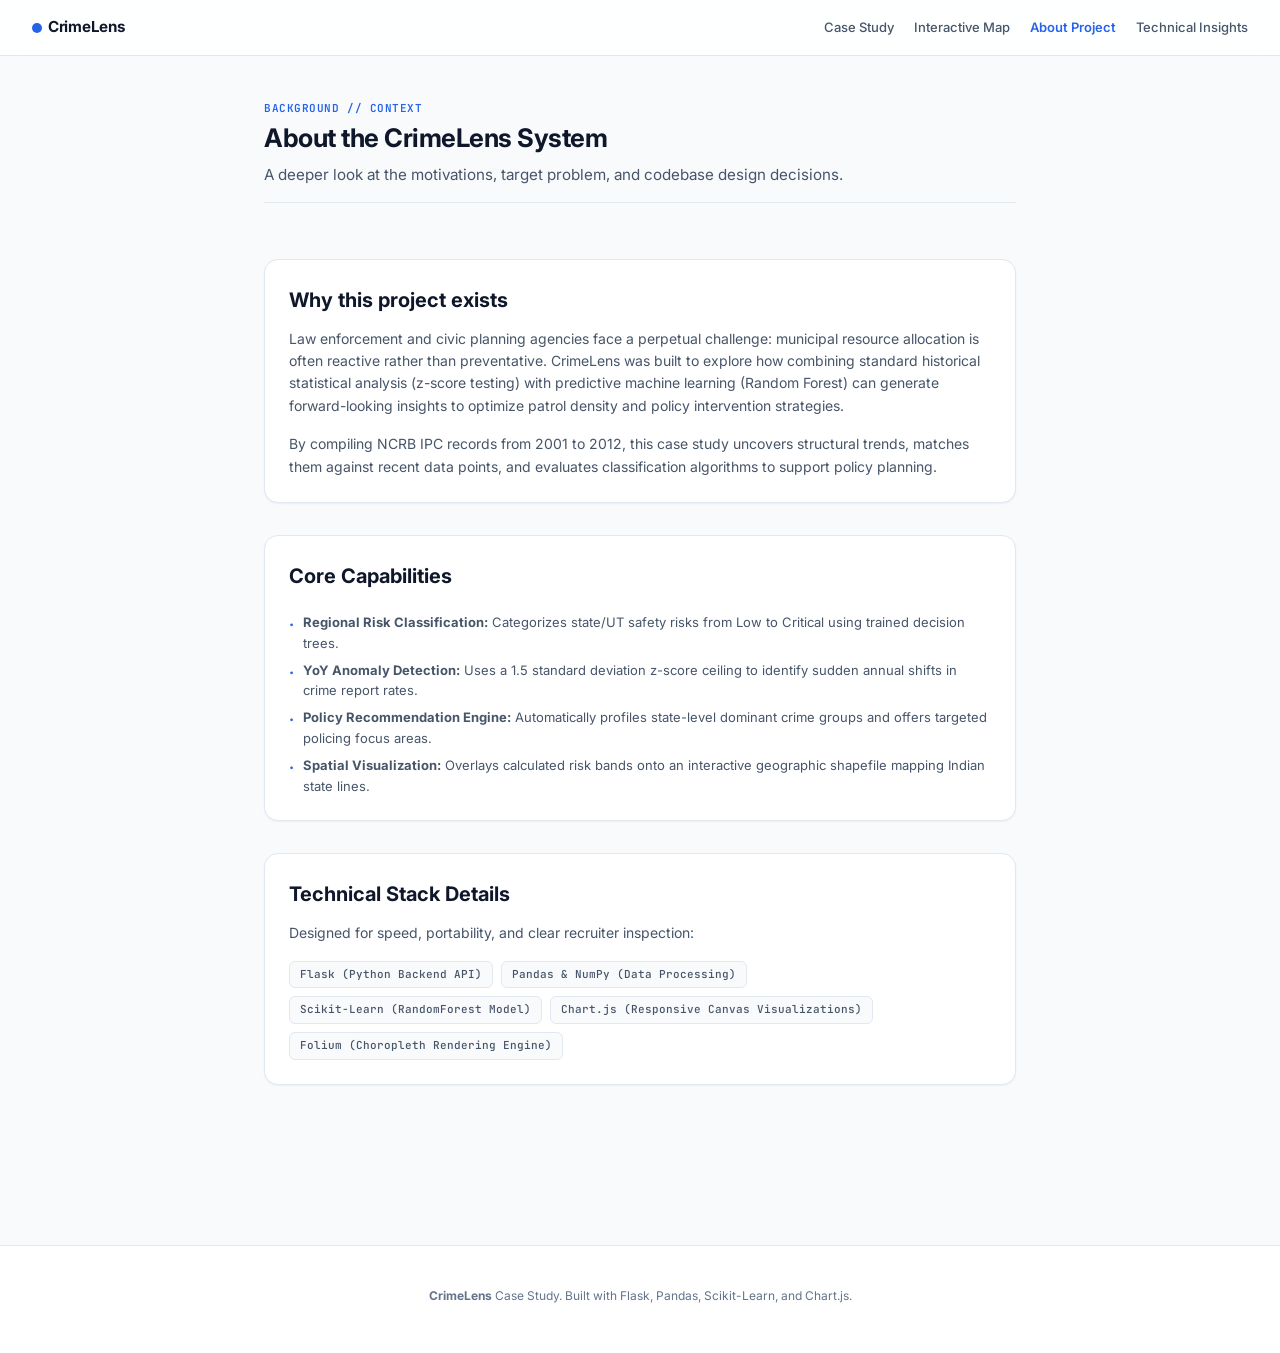
<file: templates/about.html>
<!DOCTYPE html>
<html lang="en">
<head>
    <meta charset="UTF-8">
    <meta name="viewport" content="width=device-width, initial-scale=1.0">
    <title>About — CrimeLens Case Study</title>
    <link rel="stylesheet" href="/static/style.css">
</head>
<body>

    <!-- SYSTEM NAVIGATION -->
    <nav class="site-nav">
        <a href="/" class="brand">CrimeLens</a>
        <div class="nav-links">
            <a href="/">Case Study</a>
            <a href="/map">Interactive Map</a>
            <a href="/about" class="active">About Project</a>
            <a href="/insights">Technical Insights</a>
        </div>
    </nav>

    <div class="case-study-container" style="max-width: 800px; gap: 32px; padding-top: 40px;">
        
        <div class="section-header">
            <span class="section-label">Background // Context</span>
            <h1 class="section-title">About the CrimeLens System</h1>
            <p class="section-description">A deeper look at the motivations, target problem, and codebase design decisions.</p>
        </div>

        <div class="panel">
            <h2 class="chart-title" style="margin-bottom: 12px; font-size: 1.25rem;">Why this project exists</h2>
            <p style="color: var(--text-secondary); margin-bottom: 16px;">
                Law enforcement and civic planning agencies face a perpetual challenge: municipal resource allocation is often reactive rather than preventative. 
                CrimeLens was built to explore how combining standard historical statistical analysis (z-score testing) with predictive machine learning (Random Forest) 
                can generate forward-looking insights to optimize patrol density and policy intervention strategies.
            </p>
            <p style="color: var(--text-secondary);">
                By compiling NCRB IPC records from 2001 to 2012, this case study uncovers structural trends, matches them against recent data points, 
                and evaluates classification algorithms to support policy planning.
            </p>
        </div>

        <div class="panel">
            <h2 class="chart-title" style="margin-bottom: 12px; font-size: 1.25rem;">Core Capabilities</h2>
            <ul class="brief-interventions" style="margin-top: 8px;">
                <li><strong>Regional Risk Classification:</strong> Categorizes state/UT safety risks from Low to Critical using trained decision trees.</li>
                <li><strong>YoY Anomaly Detection:</strong> Uses a 1.5 standard deviation z-score ceiling to identify sudden annual shifts in crime report rates.</li>
                <li><strong>Policy Recommendation Engine:</strong> Automatically profiles state-level dominant crime groups and offers targeted policing focus areas.</li>
                <li><strong>Spatial Visualization:</strong> Overlays calculated risk bands onto an interactive geographic shapefile mapping Indian state lines.</li>
            </ul>
        </div>

        <div class="panel">
            <h2 class="chart-title" style="margin-bottom: 12px; font-size: 1.25rem;">Technical Stack Details</h2>
            <p style="color: var(--text-secondary); margin-bottom: 16px;">
                Designed for speed, portability, and clear recruiter inspection:
            </p>
            <div class="tech-strip">
                <span class="tech-tag">Flask (Python Backend API)</span>
                <span class="tech-tag">Pandas & NumPy (Data Processing)</span>
                <span class="tech-tag">Scikit-Learn (RandomForest Model)</span>
                <span class="tech-tag">Chart.js (Responsive Canvas Visualizations)</span>
                <span class="tech-tag">Folium (Choropleth Rendering Engine)</span>
            </div>
        </div>

    </div>

    <!-- SYSTEM FOOTER -->
    <footer class="site-footer" style="margin-top: 80px;">
        <p><strong>CrimeLens</strong> Case Study. Built with Flask, Pandas, Scikit-Learn, and Chart.js.</p>
    </footer>

</body>
</html>
</file>
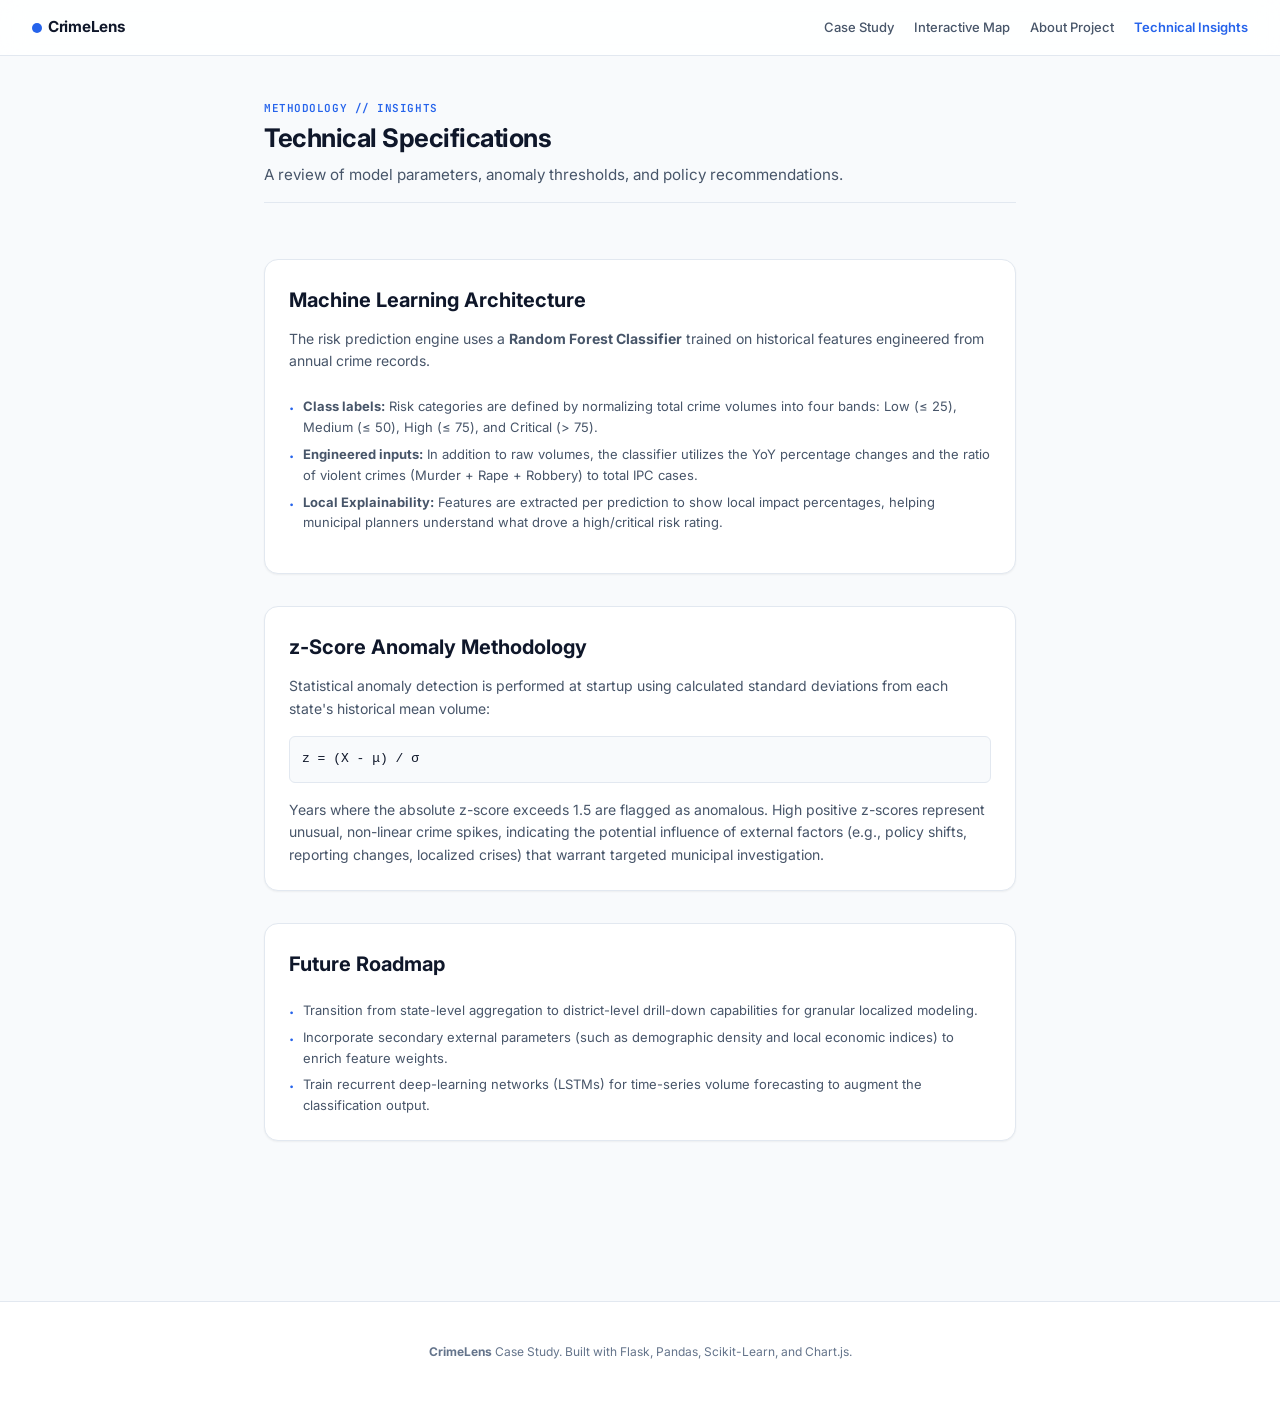
<file: templates/insights.html>
<!DOCTYPE html>
<html lang="en">
<head>
    <meta charset="UTF-8">
    <meta name="viewport" content="width=device-width, initial-scale=1.0">
    <title>Technical Insights — CrimeLens Case Study</title>
    <link rel="stylesheet" href="/static/style.css">
</head>
<body>

    <!-- SYSTEM NAVIGATION -->
    <nav class="site-nav">
        <a href="/" class="brand">CrimeLens</a>
        <div class="nav-links">
            <a href="/">Case Study</a>
            <a href="/map">Interactive Map</a>
            <a href="/about">About Project</a>
            <a href="/insights" class="active">Technical Insights</a>
        </div>
    </nav>

    <div class="case-study-container" style="max-width: 800px; gap: 32px; padding-top: 40px;">
        
        <div class="section-header">
            <span class="section-label">Methodology // Insights</span>
            <h1 class="section-title">Technical Specifications</h1>
            <p class="section-description">A review of model parameters, anomaly thresholds, and policy recommendations.</p>
        </div>

        <div class="panel">
            <h2 class="chart-title" style="margin-bottom: 12px; font-size: 1.25rem;">Machine Learning Architecture</h2>
            <p style="color: var(--text-secondary); margin-bottom: 16px;">
                The risk prediction engine uses a <strong>Random Forest Classifier</strong> trained on historical features engineered from annual crime records.
            </p>
            <ul class="brief-interventions" style="margin-top: 8px; margin-bottom: 16px;">
                <li><strong>Class labels:</strong> Risk categories are defined by normalizing total crime volumes into four bands: Low (&le; 25), Medium (&le; 50), High (&le; 75), and Critical (&gt; 75).</li>
                <li><strong>Engineered inputs:</strong> In addition to raw volumes, the classifier utilizes the YoY percentage changes and the ratio of violent crimes (Murder + Rape + Robbery) to total IPC cases.</li>
                <li><strong>Local Explainability:</strong> Features are extracted per prediction to show local impact percentages, helping municipal planners understand what drove a high/critical risk rating.</li>
            </ul>
        </div>

        <div class="panel">
            <h2 class="chart-title" style="margin-bottom: 12px; font-size: 1.25rem;">z-Score Anomaly Methodology</h2>
            <p style="color: var(--text-secondary); margin-bottom: 16px;">
                Statistical anomaly detection is performed at startup using calculated standard deviations from each state's historical mean volume:
            </p>
            <div style="font-family: monospace; background: var(--bg-main); padding: 12px; border-radius: var(--radius-sm); border: 1px solid var(--border-color); margin-bottom: 16px; font-size: 13px;">
                z = (X - &mu;) / &sigma;
            </div>
            <p style="color: var(--text-secondary);">
                Years where the absolute z-score exceeds 1.5 are flagged as anomalous. High positive z-scores represent unusual, non-linear crime spikes, indicating the potential influence of external factors (e.g., policy shifts, reporting changes, localized crises) that warrant targeted municipal investigation.
            </p>
        </div>

        <div class="panel">
            <h2 class="chart-title" style="margin-bottom: 12px; font-size: 1.25rem;">Future Roadmap</h2>
            <ul class="brief-interventions" style="margin-top: 8px;">
                <li>Transition from state-level aggregation to district-level drill-down capabilities for granular localized modeling.</li>
                <li>Incorporate secondary external parameters (such as demographic density and local economic indices) to enrich feature weights.</li>
                <li>Train recurrent deep-learning networks (LSTMs) for time-series volume forecasting to augment the classification output.</li>
            </ul>
        </div>

    </div>

    <!-- SYSTEM FOOTER -->
    <footer class="site-footer" style="margin-top: 80px;">
        <p><strong>CrimeLens</strong> Case Study. Built with Flask, Pandas, Scikit-Learn, and Chart.js.</p>
    </footer>

</body>
</html>
</file>
<file: static/style.css>
/* 
  CrimeLens Modern Case Study Stylesheet
  Design System: Vercel, Retool, GitHub Insights, Stripe Dashboard
  Typography: System UI stack
  Color Palette: Neutral slates, white surfaces, professional hazard badges (Red, Orange, Forest Green)
*/

@import url('https://fonts.googleapis.com/css2?family=Inter:wght@400;500;600;700;800&family=JetBrains+Mono:wght@400;500;600&display=swap');

*, *::before, *::after {
  box-sizing: border-box;
  margin: 0;
  padding: 0;
}

:root {
  --bg-main: #f8fafc; /* Slate 50 */
  --bg-surface: #ffffff; /* White */
  --bg-code: #f1f5f9; /* Slate 100 */
  --border-color: #e2e8f0; /* Slate 200 */
  --text-primary: #0f172a; /* Slate 900 */
  --text-secondary: #475569; /* Slate 600 */
  --text-muted: #64748b; /* Slate 500 */
  
  --primary-accent: #2563eb; /* Blue 600 */
  --primary-hover: #1d4ed8; /* Blue 700 */
  
  /* Risk Levels */
  --risk-critical: #991b1b; /* Red 800 */
  --risk-critical-bg: #fef2f2;
  --risk-high: #dc2626; /* Red 600 */
  --risk-high-bg: #fff5f5;
  --risk-medium: #ea580c; /* Orange 600 */
  --risk-medium-bg: #fff7ed;
  --risk-low: #16a34a; /* Green 600 */
  --risk-low-bg: #f0fdf4;
  
  --radius-sm: 6px;
  --radius-md: 10px;
  --radius-lg: 14px;
  
  --shadow-sm: 0 1px 2px 0 rgba(0, 0, 0, 0.05);
  --shadow-md: 0 4px 6px -1px rgba(0, 0, 0, 0.05), 0 2px 4px -1px rgba(0, 0, 0, 0.03);
}

body {
  background: var(--bg-main);
  color: var(--text-primary);
  font-family: 'Inter', -apple-system, BlinkMacSystemFont, "Segoe UI", Roboto, sans-serif;
  font-size: 14px;
  line-height: 1.6;
  -webkit-font-smoothing: antialiased;
  -moz-osx-font-smoothing: grayscale;
}

/* ── NAV & LAYOUT ── */
.site-nav {
  position: sticky;
  top: 0;
  z-index: 100;
  display: flex;
  align-items: center;
  justify-content: space-between;
  padding: 0 32px;
  height: 56px;
  background: rgba(255, 255, 255, 0.85);
  backdrop-filter: blur(12px);
  border-bottom: 1px solid var(--border-color);
}

.brand {
  font-family: 'Inter', sans-serif;
  font-size: 0.95rem;
  font-weight: 700;
  color: var(--text-primary);
  text-decoration: none;
  letter-spacing: -0.3px;
  display: flex;
  align-items: center;
  gap: 6px;
}

.brand::before {
  content: '';
  display: inline-block;
  width: 10px;
  height: 10px;
  background: var(--primary-accent);
  border-radius: 50%;
}

.nav-links {
  display: flex;
  gap: 20px;
  align-items: center;
}

.nav-links a {
  text-decoration: none;
  color: var(--text-secondary);
  font-size: 13px;
  font-weight: 500;
  transition: color 0.15s;
}

.nav-links a:hover {
  color: var(--text-primary);
}

.nav-links a.active {
  color: var(--primary-accent);
  font-weight: 600;
}

.badge-demo {
  background: #eff6ff;
  color: var(--primary-accent);
  padding: 3px 8px;
  border-radius: var(--radius-sm);
  font-size: 11px;
  font-weight: 600;
  border: 1px solid #bfdbfe;
}

/* ── CONTAINER ── */
.case-study-container {
  max-width: 1120px;
  margin: 0 auto;
  padding: 48px 24px 80px;
  display: flex;
  flex-direction: column;
  gap: 56px;
}

/* ── SYSTEM SECTION HEADER ── */
.section-header {
  border-bottom: 1px solid var(--border-color);
  padding-bottom: 14px;
  margin-bottom: 24px;
}

.section-label {
  font-family: 'JetBrains Mono', monospace;
  font-size: 11px;
  font-weight: 600;
  text-transform: uppercase;
  color: var(--primary-accent);
  letter-spacing: 0.05em;
  margin-bottom: 4px;
}

.section-title {
  font-size: 1.6rem;
  font-weight: 700;
  color: var(--text-primary);
  letter-spacing: -0.5px;
}

.section-description {
  color: var(--text-secondary);
  font-size: 0.95rem;
  margin-top: 4px;
  max-width: 720px;
}

/* ── CASE STUDY HERO / INTRODUCTION ── */
.hero {
  background: var(--bg-surface);
  border: 1px solid var(--border-color);
  border-radius: var(--radius-lg);
  padding: 48px 40px 32px;
  box-shadow: var(--shadow-sm);
  position: relative;
  overflow: hidden;
}

.hero-label {
  font-family: 'JetBrains Mono', monospace;
  font-size: 11px;
  font-weight: 600;
  text-transform: uppercase;
  letter-spacing: 0.1em;
  color: var(--text-muted);
  margin-bottom: 12px;
  display: inline-block;
}

.hero-title {
  font-size: 2.6rem;
  font-weight: 800;
  letter-spacing: -1.5px;
  color: var(--text-primary);
  line-height: 1.15;
  margin-bottom: 16px;
}

.hero-sub {
  font-size: 1.15rem;
  line-height: 1.6;
  color: var(--text-secondary);
  max-width: 820px;
  margin-bottom: 24px;
}

.tech-strip {
  display: flex;
  flex-wrap: wrap;
  gap: 8px;
  align-items: center;
}

.tech-tag {
  font-family: 'JetBrains Mono', monospace;
  font-size: 11px;
  font-weight: 500;
  color: var(--text-secondary);
  background: var(--bg-main);
  border: 1px solid var(--border-color);
  padding: 4px 10px;
  border-radius: var(--radius-sm);
}

/* ── LIVE SYSTEM METRICS STRIP ── */
.metrics-strip {
  display: grid;
  grid-template-columns: repeat(4, 1fr);
  gap: 16px;
  background: var(--bg-surface);
  border: 1px solid var(--border-color);
  border-radius: var(--radius-lg);
  padding: 20px;
  box-shadow: var(--shadow-sm);
  margin-top: -36px;
}

.metric-item {
  text-align: center;
  border-right: 1px solid var(--border-color);
}

.metric-item:last-child {
  border-right: none;
}

.metric-value {
  font-family: 'JetBrains Mono', monospace;
  font-size: 1.8rem;
  font-weight: 800;
  color: var(--text-primary);
  line-height: 1.2;
  letter-spacing: -1px;
}

.metric-label {
  font-size: 11px;
  font-weight: 600;
  text-transform: uppercase;
  color: var(--text-muted);
  margin-top: 4px;
  letter-spacing: 0.05em;
}

/* ── KEY FINDINGS PANEL ── */
.findings-grid {
  display: grid;
  grid-template-columns: repeat(4, 1fr);
  gap: 16px;
}

.finding-card {
  background: var(--bg-surface);
  border: 1px solid var(--border-color);
  border-radius: var(--radius-md);
  padding: 20px;
  box-shadow: var(--shadow-sm);
}

.finding-num {
  font-family: 'JetBrains Mono', monospace;
  font-size: 11px;
  font-weight: 600;
  color: var(--text-muted);
  margin-bottom: 12px;
  display: block;
}

.finding-highlight {
  font-size: 1.5rem;
  font-weight: 700;
  color: var(--text-primary);
  letter-spacing: -0.5px;
  margin-bottom: 6px;
}

.finding-highlight.red { color: #b91c1c; }
.finding-highlight.blue { color: #1d4ed8; }
.finding-highlight.orange { color: #c2410c; }
.finding-highlight.green { color: #15803d; }

.finding-text {
  font-size: 13px;
  color: var(--text-secondary);
  line-height: 1.5;
}

/* ── SYSTEM ARCHITECTURE PIPELINE ── */
.pipeline-container {
  display: grid;
  grid-template-columns: repeat(4, 1fr);
  gap: 16px;
}

.pipeline-step {
  background: var(--bg-surface);
  border: 1px solid var(--border-color);
  border-radius: var(--radius-md);
  padding: 20px;
  position: relative;
}

.pipeline-step::after {
  content: '→';
  position: absolute;
  right: -13px;
  top: 50%;
  transform: translateY(-50%);
  color: var(--text-muted);
  font-weight: 700;
  font-size: 18px;
  z-index: 10;
}

.pipeline-container .pipeline-step:last-child::after {
  display: none;
}

.step-header {
  display: flex;
  align-items: center;
  justify-content: space-between;
  margin-bottom: 12px;
}

.step-index {
  font-family: 'JetBrains Mono', monospace;
  font-size: 10px;
  background: var(--bg-code);
  padding: 2px 6px;
  border-radius: 4px;
  color: var(--text-muted);
  font-weight: 600;
}

.step-label {
  font-size: 11px;
  font-weight: 700;
  text-transform: uppercase;
  letter-spacing: 0.05em;
  color: var(--text-muted);
}

.step-title {
  font-size: 0.95rem;
  font-weight: 700;
  color: var(--text-primary);
  margin-bottom: 8px;
}

.step-detail {
  font-size: 12px;
  color: var(--text-secondary);
  line-height: 1.5;
}

.step-detail code {
  font-family: 'JetBrains Mono', monospace;
  background: var(--bg-code);
  padding: 1px 3px;
  border-radius: 3px;
  font-size: 11px;
  color: var(--text-primary);
}

/* ── MODEL CREDIBILITY / SPECS PANEL ── */
.ml-specs-layout {
  display: grid;
  grid-template-columns: 2fr 1fr;
  gap: 20px;
}

.specs-main {
  background: var(--bg-surface);
  border: 1px solid var(--border-color);
  border-radius: var(--radius-md);
  padding: 24px;
  box-shadow: var(--shadow-sm);
}

.specs-title {
  font-size: 1rem;
  font-weight: 700;
  margin-bottom: 16px;
  color: var(--text-primary);
}

.specs-grid {
  display: grid;
  grid-template-columns: repeat(2, 1fr);
  gap: 16px;
}

.spec-item {
  border-bottom: 1px solid var(--bg-main);
  padding-bottom: 12px;
}

.spec-label {
  font-size: 11px;
  text-transform: uppercase;
  letter-spacing: 0.05em;
  color: var(--text-muted);
  margin-bottom: 4px;
}

.spec-val {
  font-size: 13.5px;
  color: var(--text-primary);
  font-weight: 600;
}

.feature-list {
  list-style: none;
  margin-top: 6px;
  display: flex;
  flex-direction: column;
  gap: 4px;
}

.feature-list li {
  font-family: 'JetBrains Mono', monospace;
  font-size: 12px;
  color: var(--text-secondary);
  display: flex;
  align-items: center;
  gap: 6px;
}

.feature-list li::before {
  content: '';
  display: inline-block;
  width: 5px;
  height: 5px;
  background: var(--text-muted);
  border-radius: 50%;
}

.accuracy-pane {
  background: var(--bg-surface);
  border: 1px solid var(--border-color);
  border-radius: var(--radius-md);
  padding: 24px;
  box-shadow: var(--shadow-sm);
  display: flex;
  flex-direction: column;
  justify-content: center;
  align-items: center;
  text-align: center;
}

.accuracy-number {
  font-family: 'JetBrains Mono', monospace;
  font-size: 3.2rem;
  font-weight: 800;
  color: var(--primary-accent);
  letter-spacing: -2px;
  line-height: 1;
}

.accuracy-label {
  font-size: 12px;
  font-weight: 600;
  text-transform: uppercase;
  color: var(--text-primary);
  margin-top: 8px;
  letter-spacing: 0.05em;
}

.accuracy-subtext {
  font-size: 11px;
  color: var(--text-muted);
  margin-top: 4px;
  max-width: 180px;
}

/* ── FEATURE IMPORTANCE EXPLAINABILITY TABLE ── */
.feature-importance-table {
  width: 100%;
  border-collapse: collapse;
  margin-top: 16px;
}

.feature-importance-table th {
  padding: 8px 12px;
  background: var(--bg-main);
  border-bottom: 1px solid var(--border-color);
  font-family: 'JetBrains Mono', monospace;
  font-size: 10px;
  color: var(--text-muted);
  text-transform: uppercase;
  text-align: left;
}

.feature-importance-table td {
  padding: 10px 12px;
  border-bottom: 1px solid var(--border-color);
  font-size: 13px;
  color: var(--text-secondary);
}

.feature-importance-table td.feature-code {
  font-family: 'JetBrains Mono', monospace;
  font-weight: 600;
  color: var(--text-primary);
}

.importance-bar-wrap {
  display: flex;
  align-items: center;
  gap: 8px;
}

.importance-bar-outer {
  flex: 1;
  height: 6px;
  background: var(--bg-code);
  border-radius: 3px;
  overflow: hidden;
  max-width: 120px;
}

.importance-bar-fill {
  height: 100%;
  background: var(--primary-accent);
  border-radius: 3px;
}

.importance-pct {
  font-family: 'JetBrains Mono', monospace;
  font-size: 11.5px;
  font-weight: 600;
  color: var(--text-primary);
  min-width: 32px;
  text-align: right;
}

/* ── INTERACTIVE EXPLORATION SECTION ── */
.demo-layout {
  display: grid;
  grid-template-columns: 1.2fr 1fr;
  gap: 20px;
}

.panel {
  background: var(--bg-surface);
  border: 1px solid var(--border-color);
  border-radius: var(--radius-lg);
  padding: 24px;
  box-shadow: var(--shadow-sm);
  display: flex;
  flex-direction: column;
}

.panel-header {
  margin-bottom: 16px;
  display: flex;
  justify-content: space-between;
  align-items: center;
  flex-wrap: wrap;
  gap: 12px;
}

.panel-title {
  font-size: 1.1rem;
  font-weight: 700;
  color: var(--text-primary);
}

.panel-controls {
  display: flex;
  gap: 8px;
  align-items: center;
}

.search-input {
  padding: 6px 12px;
  border: 1px solid var(--border-color);
  border-radius: var(--radius-sm);
  font-size: 12px;
  width: 140px;
  font-family: inherit;
  transition: border-color 0.15s, width 0.15s;
}

.search-input:focus {
  outline: none;
  border-color: var(--primary-accent);
  width: 180px;
}

.filter-select {
  padding: 6px 20px 6px 8px;
  border: 1px solid var(--border-color);
  border-radius: var(--radius-sm);
  font-size: 12px;
  background: var(--bg-surface);
  color: var(--text-primary);
  font-family: inherit;
  cursor: pointer;
}

/* ── SYSTEM TABLE ── */
.table-wrap {
  width: 100%;
  overflow-x: auto;
  max-height: 520px;
  overflow-y: auto;
  border: 1px solid var(--border-color);
  border-radius: var(--radius-sm);
}

.case-study-table {
  width: 100%;
  border-collapse: collapse;
  text-align: left;
}

.case-study-table th {
  background: var(--bg-main);
  padding: 10px 12px;
  font-family: 'JetBrains Mono', monospace;
  font-size: 10px;
  font-weight: 600;
  text-transform: uppercase;
  color: var(--text-muted);
  letter-spacing: 0.05em;
  position: sticky;
  top: 0;
  border-bottom: 1px solid var(--border-color);
  z-index: 10;
}

.case-study-table td {
  padding: 10px 12px;
  border-bottom: 1px solid var(--border-color);
  font-size: 12.5px;
  color: var(--text-secondary);
}

.case-study-table tbody tr {
  cursor: pointer;
  transition: background-color 0.1s;
}

.case-study-table tbody tr:hover {
  background-color: #f8fafc;
}

.case-study-table tbody tr.selected {
  background-color: #eff6ff;
}

.case-study-table tbody tr.selected td {
  color: var(--text-primary);
}

.state-name-cell {
  font-weight: 600;
  color: var(--text-primary);
}

.num-cell {
  font-family: 'JetBrains Mono', monospace;
  font-size: 11.5px;
  text-align: right;
}

.case-study-table th.num-header {
  text-align: right;
}

/* ── RISK BADGE ── */
.risk-badge {
  display: inline-flex;
  align-items: center;
  justify-content: center;
  padding: 2px 8px;
  border-radius: 999px;
  font-size: 10px;
  font-weight: 600;
  text-transform: uppercase;
  letter-spacing: 0.03em;
}

.risk-badge.critical {
  color: var(--risk-critical);
  background: var(--risk-critical-bg);
}

.risk-badge.high {
  color: var(--risk-high);
  background: var(--risk-high-bg);
}

.risk-badge.medium {
  color: var(--risk-medium);
  background: var(--risk-medium-bg);
}

.risk-badge.low {
  color: var(--risk-low);
  background: var(--risk-low-bg);
}

/* Trend Icons */
.trend-indicator {
  display: inline-flex;
  align-items: center;
  gap: 4px;
  font-weight: 600;
  font-family: 'JetBrains Mono', monospace;
}

.trend-indicator.up { color: #dc2626; }
.trend-indicator.down { color: #16a34a; }
.trend-indicator.stable { color: #64748b; }

/* ── DYNAMIC FORECAST & ACTION BRIEF PANEL ── */
.brief-empty {
  display: flex;
  flex-direction: column;
  align-items: center;
  justify-content: center;
  height: 100%;
  min-height: 380px;
  border: 2px dashed var(--border-color);
  border-radius: var(--radius-md);
  padding: 32px;
  text-align: center;
  color: var(--text-muted);
}

.brief-empty p {
  font-size: 13px;
  max-width: 220px;
  margin-top: 8px;
}

.brief-content {
  display: flex;
  flex-direction: column;
  gap: 20px;
}

.brief-header {
  border-bottom: 1px solid var(--border-color);
  padding-bottom: 16px;
  display: flex;
  justify-content: space-between;
  align-items: flex-start;
}

.brief-state {
  font-size: 1.4rem;
  font-weight: 800;
  color: var(--text-primary);
  letter-spacing: -0.5px;
}

.brief-meta {
  display: flex;
  gap: 16px;
  align-items: center;
  margin-top: 6px;
  font-size: 12.5px;
  color: var(--text-secondary);
}

.brief-meta strong {
  color: var(--text-primary);
}

.brief-group {
  display: flex;
  flex-direction: column;
  gap: 8px;
}

.brief-section-title {
  font-family: 'JetBrains Mono', monospace;
  font-size: 10.5px;
  text-transform: uppercase;
  letter-spacing: 0.05em;
  color: var(--text-muted);
  border-bottom: 1px solid var(--bg-main);
  padding-bottom: 4px;
}

.outlook-box {
  padding: 10px 14px;
  border-radius: var(--radius-sm);
  font-size: 13px;
  font-weight: 500;
}

.outlook-box.rising {
  background: var(--risk-high-bg);
  color: var(--risk-high);
  border-left: 3px solid var(--risk-high);
}

.outlook-box.stable {
  background: #f1f5f9;
  color: var(--text-secondary);
  border-left: 3px solid var(--text-muted);
}

.outlook-box.improving {
  background: var(--risk-low-bg);
  color: var(--risk-low);
  border-left: 3px solid var(--risk-low);
}

.brief-drivers-list {
  display: flex;
  flex-direction: column;
  gap: 6px;
}

.driver-item {
  background: var(--bg-main);
  padding: 8px 12px;
  border-radius: var(--radius-sm);
  font-size: 12.5px;
}

.driver-name {
  font-family: 'JetBrains Mono', monospace;
  font-size: 10px;
  font-weight: 700;
  text-transform: uppercase;
  color: var(--text-muted);
  display: block;
}

.driver-desc {
  color: var(--text-primary);
  margin-top: 2px;
}

.brief-interventions {
  list-style: none;
  display: flex;
  flex-direction: column;
  gap: 6px;
}

.brief-interventions li {
  font-size: 13px;
  color: var(--text-secondary);
  padding-left: 14px;
  position: relative;
}

.brief-interventions li::before {
  content: '·';
  position: absolute;
  left: 0;
  font-weight: 700;
  font-size: 16px;
  color: var(--primary-accent);
}

.forecast-chart-wrap {
  position: relative;
  height: 200px;
  width: 100%;
  margin-top: 10px;
  border: 1px solid var(--border-color);
  border-radius: var(--radius-sm);
  padding: 10px;
  background: var(--bg-main);
}

.brief-caveat {
  font-size: 11px;
  color: var(--text-muted);
  border-top: 1px solid var(--border-color);
  padding-top: 12px;
  margin-top: 8px;
}

/* ── "WHAT CHANGED?" STORY PANEL ── */
.story-card {
  background: var(--bg-main);
  border: 1px solid var(--border-color);
  border-radius: var(--radius-md);
  padding: 18px;
  margin-top: 12px;
}

.story-header {
  font-family: 'Inter', sans-serif;
  font-weight: 700;
  font-size: 0.95rem;
  color: var(--text-primary);
  display: flex;
  justify-content: space-between;
  align-items: center;
  border-bottom: 1px solid var(--border-color);
  padding-bottom: 8px;
  margin-bottom: 14px;
}

.story-header span.story-tag {
  font-family: 'JetBrains Mono', monospace;
  font-size: 9px;
  font-weight: 600;
  background: #eff6ff;
  color: var(--primary-accent);
  padding: 2px 6px;
  border-radius: 4px;
}

.story-grid {
  display: grid;
  grid-template-columns: repeat(2, 1fr);
  gap: 12px;
}

.story-item {
  background: var(--bg-surface);
  border: 1px solid var(--border-color);
  padding: 10px 12px;
  border-radius: var(--radius-sm);
  border-left: 3px solid var(--text-muted);
}

.story-item.critical { border-left-color: var(--risk-critical); }
.story-item.high { border-left-color: var(--risk-high); }
.story-item.medium { border-left-color: var(--risk-medium); }
.story-item.low { border-left-color: var(--risk-low); }

.story-val {
  font-family: 'JetBrains Mono', monospace;
  font-size: 1.15rem;
  font-weight: 700;
  color: var(--text-primary);
}

.story-val span.transition-arrow {
  color: var(--text-muted);
  font-size: 10px;
  margin: 0 4px;
}

.story-lbl {
  font-size: 11px;
  color: var(--text-muted);
  margin-top: 2px;
  text-transform: uppercase;
  font-weight: 500;
  letter-spacing: 0.02em;
}

/* ── STATE COMPARISON MODULE ── */
.compare-box {
  background: var(--bg-main);
  border: 1px solid var(--border-color);
  border-radius: var(--radius-md);
  padding: 14px;
  margin-bottom: 16px;
}

.compare-title {
  font-size: 12px;
  font-weight: 700;
  text-transform: uppercase;
  letter-spacing: 0.05em;
  color: var(--text-muted);
  margin-bottom: 10px;
}

.compare-selectors {
  display: flex;
  gap: 10px;
  align-items: center;
}

.compare-select {
  flex: 1;
  padding: 6px 10px;
  border: 1px solid var(--border-color);
  border-radius: var(--radius-sm);
  font-size: 12.5px;
  background: var(--bg-surface);
  color: var(--text-primary);
  font-family: inherit;
}

.compare-close-btn {
  font-size: 11px;
  padding: 6px 12px;
  background: #f1f5f9;
  color: var(--text-secondary);
  border: 1px solid var(--border-color);
  border-radius: var(--radius-sm);
  cursor: pointer;
  font-weight: 600;
}

.compare-close-btn:hover {
  background: #e2e8f0;
  color: var(--text-primary);
}

/* ── BUTTON COMPONENT ── */
.btn-outline {
  background: var(--bg-surface);
  border: 1px solid var(--border-color);
  color: var(--text-secondary);
  padding: 6px 12px;
  border-radius: var(--radius-sm);
  font-size: 12px;
  font-weight: 600;
  cursor: pointer;
  transition: all 0.15s;
  display: inline-flex;
  align-items: center;
  gap: 6px;
  font-family: inherit;
}

.btn-outline:hover {
  background: var(--bg-main);
  color: var(--text-primary);
  border-color: var(--text-muted);
}

.btn-primary-sm {
  background: var(--primary-accent);
  color: white;
  padding: 6px 12px;
  border-radius: var(--radius-sm);
  font-size: 12px;
  font-weight: 600;
  cursor: pointer;
  transition: all 0.15s;
  border: none;
  font-family: inherit;
}

.btn-primary-sm:hover {
  background: var(--primary-hover);
}

/* ── INSIGHT EXPLORER ── */
.insight-buttons-wrap {
  display: flex;
  flex-wrap: wrap;
  gap: 8px;
  margin-bottom: 20px;
}

.insight-tab-btn {
  background: var(--bg-surface);
  border: 1px solid var(--border-color);
  border-radius: var(--radius-sm);
  padding: 8px 16px;
  font-size: 13px;
  font-weight: 600;
  color: var(--text-secondary);
  cursor: pointer;
  transition: all 0.15s;
  font-family: inherit;
}

.insight-tab-btn:hover {
  background: var(--bg-main);
  color: var(--text-primary);
}

.insight-tab-btn.active {
  background: var(--text-primary);
  color: var(--bg-surface);
  border-color: var(--text-primary);
}

.insight-display-card {
  background: var(--bg-surface);
  border: 1px solid var(--border-color);
  border-radius: var(--radius-lg);
  padding: 24px;
  box-shadow: var(--shadow-sm);
  min-height: 200px;
}

.insight-card-title {
  font-size: 1.15rem;
  font-weight: 700;
  color: var(--text-primary);
  margin-bottom: 12px;
  border-bottom: 1px solid var(--bg-main);
  padding-bottom: 6px;
}

/* ── DATA EXPLORER WIDGET ── */
.explorer-panel {
  background: var(--bg-surface);
  border: 1px solid var(--border-color);
  border-radius: var(--radius-lg);
  padding: 24px;
  box-shadow: var(--shadow-sm);
}

.explorer-filters {
  display: grid;
  grid-template-columns: 2fr 1fr 1fr;
  gap: 12px;
  margin-bottom: 16px;
}

/* ── VISUALIZATIONS SECTION (GRID) ── */
.viz-layout {
  display: grid;
  grid-template-columns: 1.2fr 1fr;
  gap: 20px;
}

.viz-chart-card {
  background: var(--bg-surface);
  border: 1px solid var(--border-color);
  border-radius: var(--radius-lg);
  padding: 24px;
  box-shadow: var(--shadow-sm);
}

.chart-title {
  font-size: 1rem;
  font-weight: 700;
  color: var(--text-primary);
  margin-bottom: 4px;
}

.chart-subtitle {
  font-size: 12px;
  color: var(--text-muted);
  margin-bottom: 16px;
}

.chart-container-wrap {
  position: relative;
  width: 100%;
  height: 300px;
}

/* ── MAP SECTION ── */
.map-panel {
  background: var(--bg-surface);
  border: 1px solid var(--border-color);
  border-radius: var(--radius-lg);
  padding: 24px;
  box-shadow: var(--shadow-sm);
}

.map-container-wrap {
  width: 100%;
  height: 520px;
  border-radius: var(--radius-md);
  overflow: hidden;
  border: 1px solid var(--border-color);
  background: var(--bg-main);
  position: relative;
}

.map-container-wrap iframe {
  width: 100%;
  height: 100%;
  border: none;
}

/* ── LIMITATIONS PANEL ── */
.limitations-panel {
  background: var(--bg-surface);
  border: 1px solid var(--border-color);
  border-radius: var(--radius-lg);
  padding: 24px;
  box-shadow: var(--shadow-sm);
}

.limitations-grid {
  display: grid;
  grid-template-columns: repeat(2, 1fr);
  gap: 20px;
  margin-top: 16px;
}

.limitation-item {
  position: relative;
  padding-left: 20px;
  font-size: 13.5px;
  color: var(--text-secondary);
}

.limitation-item::before {
  content: '·';
  position: absolute;
  left: 0;
  top: 0;
  font-weight: 800;
  font-size: 18px;
  color: #b91c1c;
  line-height: 1;
}

.limitation-item strong {
  color: var(--text-primary);
  display: block;
  font-size: 13.5px;
  margin-bottom: 2px;
}

/* ── PRINT-ONLY PREPARED CONTAINER ── */
#print-report-container {
  display: none;
}

/* ── FOOTER ── */
.site-footer {
  border-top: 1px solid var(--border-color);
  background: var(--bg-surface);
  padding: 40px 24px;
  text-align: center;
  color: var(--text-muted);
  font-size: 12px;
}

.site-footer p {
  margin-bottom: 8px;
}

.site-footer a {
  color: var(--primary-accent);
  text-decoration: none;
  font-weight: 500;
}

.site-footer a:hover {
  text-decoration: underline;
}

/* ── RESPONSIVE ── */
@media (max-width: 1024px) {
  .findings-grid {
    grid-template-columns: repeat(2, 1fr);
  }
  .metrics-strip {
    grid-template-columns: repeat(2, 1fr);
    gap: 12px;
  }
  .metric-item {
    border-right: none;
    border-bottom: 1px solid var(--border-color);
    padding-bottom: 10px;
  }
  .metric-item:nth-child(3), .metric-item:nth-child(4) {
    border-bottom: none;
    padding-bottom: 0;
  }
  .pipeline-container {
    grid-template-columns: repeat(2, 1fr);
    gap: 24px;
  }
  .pipeline-step::after {
    display: none;
  }
  .ml-specs-layout {
    grid-template-columns: 1fr;
  }
  .demo-layout {
    grid-template-columns: 1fr;
  }
  .viz-layout {
    grid-template-columns: 1fr;
  }
  .explorer-filters {
    grid-template-columns: 1fr;
  }
  .limitations-grid {
    grid-template-columns: 1fr;
  }
}

@media (max-width: 768px) {
  .site-nav {
    padding: 0 16px;
  }
  .case-study-container {
    padding: 24px 16px 60px;
    gap: 40px;
  }
  .hero {
    padding: 32px 24px;
  }
  .hero-title {
    font-size: 1.8rem;
  }
  .findings-grid {
    grid-template-columns: 1fr;
  }
  .pipeline-container {
    grid-template-columns: 1fr;
  }
  .specs-grid {
    grid-template-columns: 1fr;
  }
  .compare-selectors {
    flex-direction: column;
    align-items: stretch;
  }
}

/* ── media PRINT ── */
@media print {
  /* Hide all interactive and dashboard layouts */
  body {
    background: #ffffff !important;
    color: #000000 !important;
    font-size: 11pt !important;
    font-family: 'Inter', serif !important;
  }
  
  .site-nav, 
  .case-study-container, 
  .site-footer {
    display: none !important;
  }
  
  /* Show print layout container only */
  #print-report-container {
    display: block !important;
    padding: 20px !important;
  }
  
  .print-header {
    border-bottom: 2px solid #000000;
    padding-bottom: 12px;
    margin-bottom: 20px;
    text-align: center;
  }
  
  .print-header h1 {
    font-size: 20pt;
    font-weight: 800;
    text-transform: uppercase;
    letter-spacing: 0.05em;
    margin-bottom: 4px;
  }
  
  .print-header p {
    font-size: 10pt;
    color: #333333;
    font-style: italic;
  }
  
  .print-section {
    margin-bottom: 24px;
    page-break-inside: avoid;
  }
  
  .print-section h2 {
    font-size: 12pt;
    text-transform: uppercase;
    border-bottom: 1px solid #000000;
    padding-bottom: 3px;
    margin-bottom: 10px;
    font-weight: 700;
    letter-spacing: 0.02em;
  }
  
  .print-section p, .print-section li {
    font-size: 10.5pt;
    line-height: 1.5;
    color: #000000;
  }
  
  .print-grid-2 {
    display: grid;
    grid-template-columns: 1fr 1fr;
    gap: 16px;
    margin-bottom: 10px;
  }
  
  .print-card {
    border: 1px solid #000000;
    padding: 10px;
    border-radius: 4px;
  }
  
  .print-card-title {
    font-weight: 700;
    font-size: 9.5pt;
    text-transform: uppercase;
    margin-bottom: 4px;
  }
  
  .print-table {
    width: 100%;
    border-collapse: collapse;
    margin-top: 8px;
  }
  
  .print-table th, .print-table td {
    border: 1px solid #000000;
    padding: 6px 8px;
    font-size: 10pt;
    text-align: left;
  }
  
  .print-table th {
    background: #eeeeee !important;
    font-weight: 700;
  }
}
</file>
